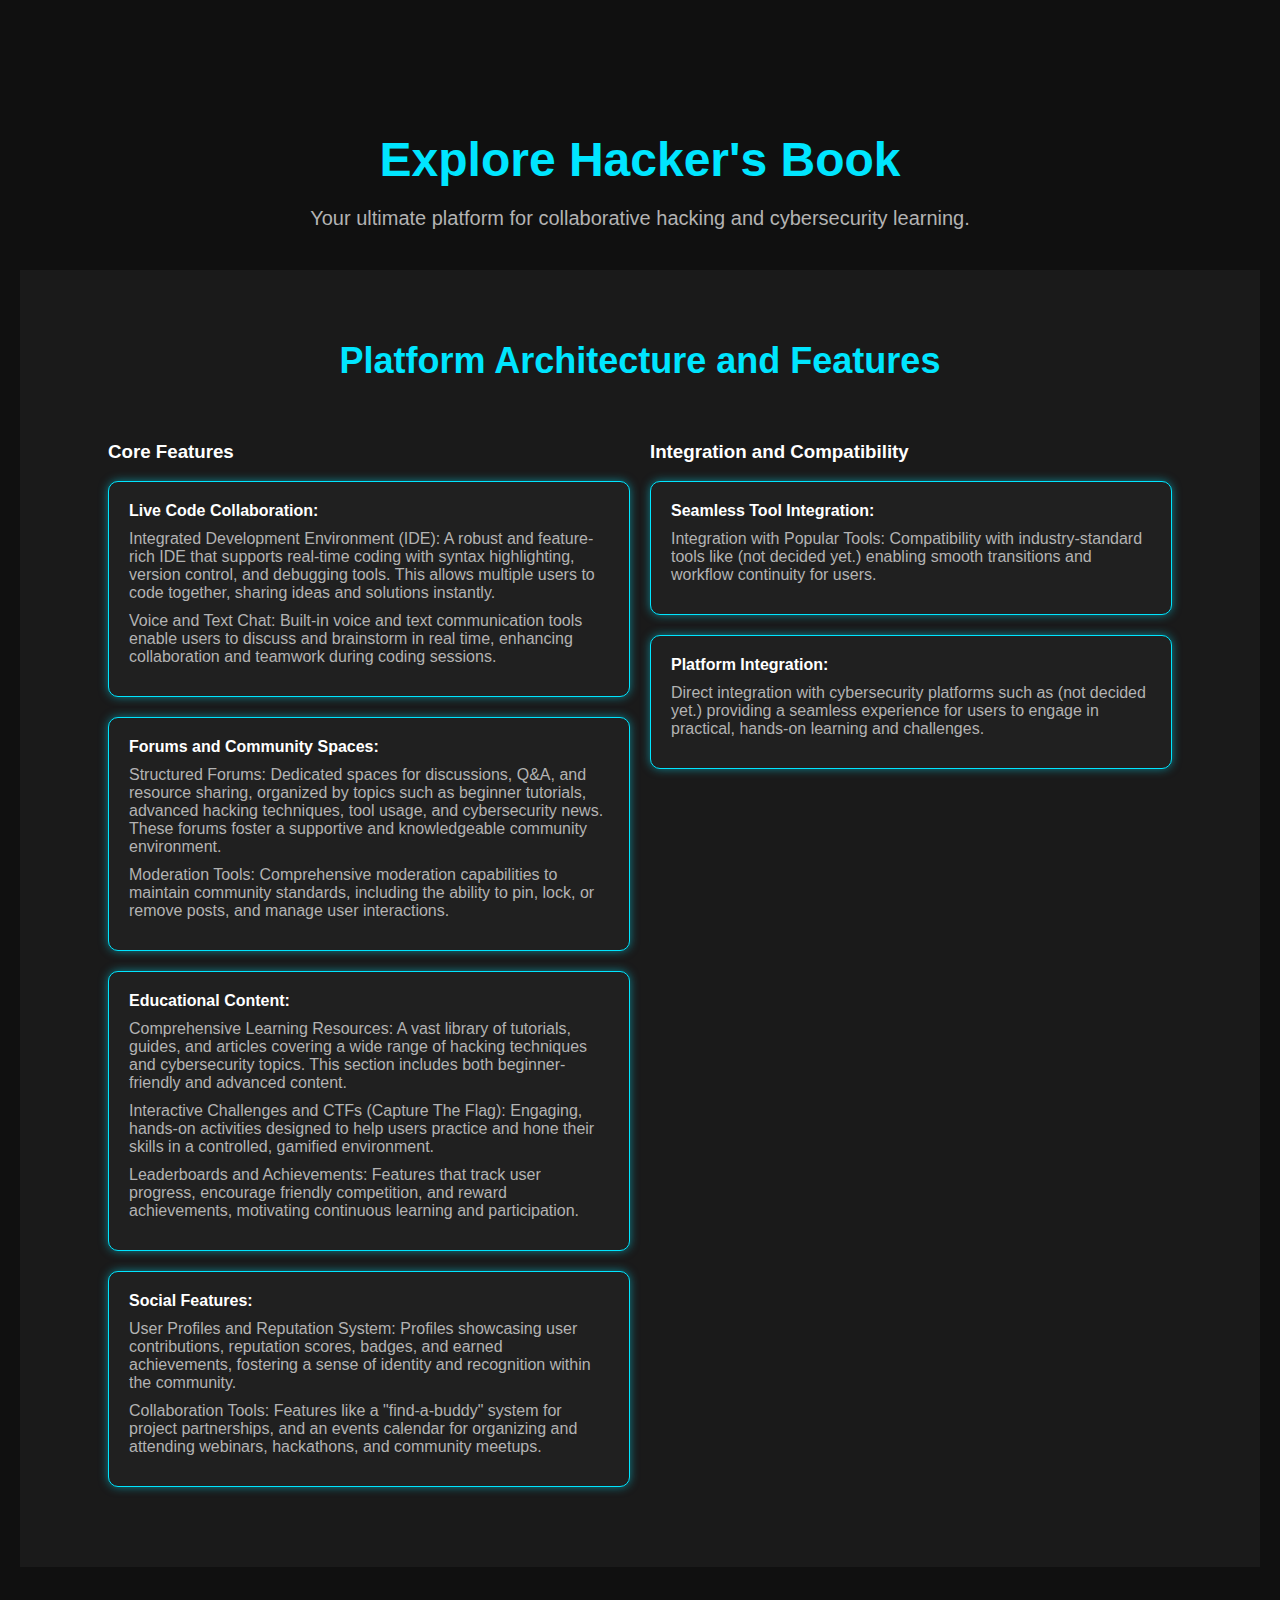
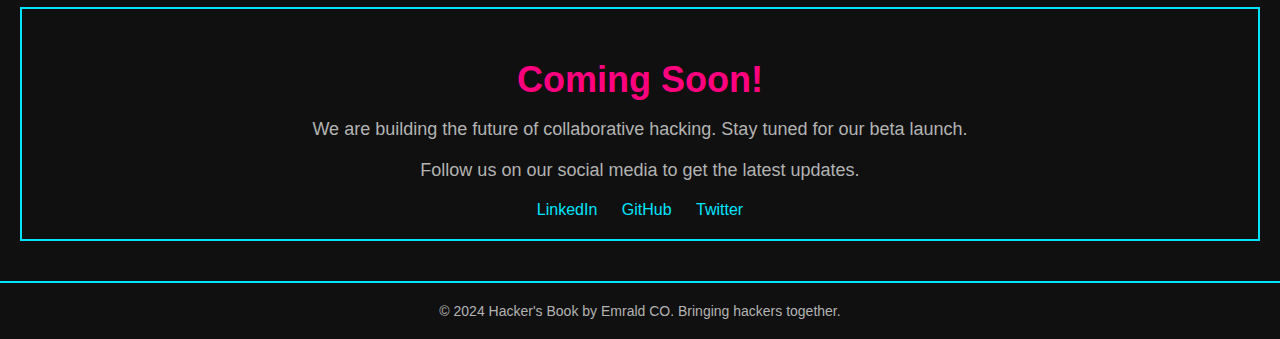
<file: explore.html>
<!DOCTYPE html>
<html lang="en">
<head>
    <meta charset="UTF-8">
    <meta name="viewport" content="width=device-width, initial-scale=1.0">
    <title>Explore Hacker's Book</title>
    <link rel="stylesheet" href="styles.css">
</head>
<body>
    <main id="explore-main-content">
        <section id="explore-intro">
            <h1>Explore Hacker's Book</h1>
            <p>Your ultimate platform for collaborative hacking and cybersecurity learning.</p>
        </section>

        <section id="explore-features">
            <h2>Platform Architecture and Features</h2>
            <div id="explore-feature-list">
                <div class="explore-feature-item">
                    <h3>Core Features</h3>
                    <div class="feature-card">
                        <strong>Live Code Collaboration:</strong>
                        <p>Integrated Development Environment (IDE): A robust and feature-rich IDE that supports real-time coding with syntax highlighting, version control, and debugging tools. This allows multiple users to code together, sharing ideas and solutions instantly.</p>
                        <p>Voice and Text Chat: Built-in voice and text communication tools enable users to discuss and brainstorm in real time, enhancing collaboration and teamwork during coding sessions.</p>
                    </div>
                    <div class="feature-card">
                        <strong>Forums and Community Spaces:</strong>
                        <p>Structured Forums: Dedicated spaces for discussions, Q&A, and resource sharing, organized by topics such as beginner tutorials, advanced hacking techniques, tool usage, and cybersecurity news. These forums foster a supportive and knowledgeable community environment.</p>
                        <p>Moderation Tools: Comprehensive moderation capabilities to maintain community standards, including the ability to pin, lock, or remove posts, and manage user interactions.</p>
                    </div>
                    <div class="feature-card">
                        <strong>Educational Content:</strong>
                        <p>Comprehensive Learning Resources: A vast library of tutorials, guides, and articles covering a wide range of hacking techniques and cybersecurity topics. This section includes both beginner-friendly and advanced content.</p>
                        <p>Interactive Challenges and CTFs (Capture The Flag): Engaging, hands-on activities designed to help users practice and hone their skills in a controlled, gamified environment.</p>
                        <p>Leaderboards and Achievements: Features that track user progress, encourage friendly competition, and reward achievements, motivating continuous learning and participation.</p>
                    </div>
                    <div class="feature-card">
                        <strong>Social Features:</strong>
                        <p>User Profiles and Reputation System: Profiles showcasing user contributions, reputation scores, badges, and earned achievements, fostering a sense of identity and recognition within the community.</p>
                        <p>Collaboration Tools: Features like a "find-a-buddy" system for project partnerships, and an events calendar for organizing and attending webinars, hackathons, and community meetups.</p>
                    </div>
                </div>
                <div class="explore-feature-item">
                    <h3>Integration and Compatibility</h3>
                    <div class="feature-card">
                        <strong>Seamless Tool Integration:</strong>
                        <p>Integration with Popular Tools: Compatibility with industry-standard tools like (not decided yet.) enabling smooth transitions and workflow continuity for users.</p>
                    </div>
                    <div class="feature-card">
                        <strong>Platform Integration:</strong>
                        <p>Direct integration with cybersecurity platforms such as (not decided yet.) providing a seamless experience for users to engage in practical, hands-on learning and challenges.</p>
                    </div>
                </div>
            </div>
        </section>

        <section id="explore-coming-soon">
            <h2>Coming Soon!</h2>
            <p>We are building the future of collaborative hacking. Stay tuned for our beta launch.</p>
            <p>Follow us on our social media to get the latest updates.</p>
            <div id="explore-social-links">
                <a href="https://www.linkedin.com/in/skylamirandareyes-a99b781b4/" target="_blank">LinkedIn</a>
                <a href="https://github.com/skyla643" target="_blank">GitHub</a>
                <a href="https://x.com/emraldoffical?s=11" target="_blank">Twitter</a>
            </div>
        </section>
    </main>

    <footer id="explore-footer">
        <p>&copy; 2024 Hacker's Book by Emrald CO. Bringing hackers together.</p>
    </footer>
</body>
</html>
</file>
<file: styles.css>
/* General styles */
body {
    font-family: 'Orbitron', sans-serif;
    background-color: #101010;
    color: #ffffff;
    margin: 0;
    padding: 0;
    overflow-x: hidden;
}

a {
    color: #00e5ff;
    text-decoration: none;
    transition: color 0.3s;
}

/* Header styles */
.header, #explore-header {
    display: flex;
    justify-content: space-between;
    align-items: center;
    padding: 10px 20px;
    background: rgba(20, 20, 20, 0.9);
    border-bottom: 2px solid #00e5ff;
    position: fixed;
    top: 0; /* Position fixed at the top */
    width: 100%;
    box-sizing: border-box;
    z-index: 1000; /* Ensure it stays above other elements */
}

.logo, #explore-logo {
    font-size: 24px;
    font-weight: 700;
    color: #00e5ff;
    text-transform: uppercase;
}

nav, #explore-nav {
    display: flex;
    align-items: center;
    gap: 10px;
}

nav a, #explore-nav a {
    margin: 0 5px;
    font-size: 18px;
    text-transform: uppercase;
}

nav a:hover, #explore-nav a:hover {
    color: #ff007f;
}

/* Main content offset for fixed header */
.main-content, #explore-main-content {
    padding: 20px;
    margin-top: 80px; /* Adjust to the height of the header */
}

/* Hero section */
.hero {
    background: url('cyberpunk-city.jpg') no-repeat center center / cover;
    height: 100vh;
    display: flex;
    justify-content: center;
    align-items: center;
    position: relative;
    overflow: hidden;
}

.hero-overlay {
    background: rgba(0, 0, 0, 0.6);
    padding: 20px;
    text-align: center;
    animation: fadeIn 2s ease-out;
}

.hero h1 {
    font-size: 56px;
    color: #00e5ff;
    margin-bottom: 20px;
    text-transform: uppercase;
    letter-spacing: 2px;
}

.hero p {
    font-size: 24px;
    color: #ffffff;
    margin-bottom: 30px;
}

.cta-button {
    padding: 15px 30px;
    background: #00e5ff;
    color: #101010;
    border-radius: 25px;
    font-size: 18px;
    text-transform: uppercase;
    transition: background 0.3s;
}

.cta-button:hover {
    background: #ff007f;
}

@keyframes fadeIn {
    from { opacity: 0; }
    to { opacity: 1; }
}

/* Services section */
.services {
    display: flex;
    justify-content: space-around;
    padding: 60px 20px;
    background-color: #1a1a1a;
    text-align: center;
    animation: slideUp 2s ease-out;
}

.service {
    max-width: 300px;
    background: rgba(0, 0, 0, 0.7);
    border: 1px solid #00e5ff;
    padding: 20px;
    border-radius: 10px;
    transition: transform 0.3s;
}

.service:hover {
    transform: translateY(-10px);
}

.service h2 {
    font-size: 26px;
    color: #ff007f;
    margin-bottom: 15px;
}

.service p {
    font-size: 18px;
    color: #b3b3b3;
}

@keyframes slideUp {
    from { transform: translateY(100px); opacity: 0; }
    to { transform: translateY(0); opacity: 1; }
}

/* Footer styles */
.footer, #explore-footer {
    background-color: #101010;
    padding: 20px;
    text-align: center;
    border-top: 2px solid #00e5ff;
    margin-top: 20px;
    position: relative;
}

.footer p, #explore-footer p {
    margin: 0;
    font-size: 14px;
    color: #b3b3b3;
}

.social-links, #explore-social-links {
    margin-top: 10px;
}

.social-links a, #explore-social-links a {
    margin: 0 10px;
    color: #00e5ff;
    font-size: 16px;
    transition: color 0.3s;
}

.social-links a:hover, #explore-social-links a:hover {
    color: #ff007f;
}

/* Explore Page Specific Styles */
/* General styles */
body {
    font-family: 'Orbitron', sans-serif;
    background-color: #101010;
    color: #ffffff;
    margin: 0;
    padding: 0;
    overflow-x: hidden;
}

a {
    color: #00e5ff;
    text-decoration: none;
    transition: color 0.3s;
}

#explore-main-content {
    padding: 20px;
    margin-top: 80px; /* Adjust to the height of the header if needed */
}

/* Intro section */
#explore-intro {
    text-align: center;
    margin-bottom: 40px;
}

#explore-intro h1 {
    font-size: 48px;
    color: #00e5ff;
    margin-bottom: 10px;
}

#explore-intro p {
    font-size: 20px;
    color: #b3b3b3;
}

/* Features section */
#explore-features {
    background-color: #1a1a1a;
    padding: 40px;
    margin-bottom: 40px;
}

#explore-features h2 {
    font-size: 36px;
    color: #00e5ff;
    margin-bottom: 20px;
    text-align: center;
}

#explore-feature-list {
    display: flex;
    flex-wrap: wrap;
    justify-content: center; /* Center the items horizontally */
    gap: 20px; /* Space between cards */
}

.explore-feature-item {
    width: 45%;
    margin: 20px 0;
}

.feature-card {
    background: #202020;
    border: 1px solid #00e5ff;
    border-radius: 10px;
    padding: 20px;
    margin-bottom: 20px;
    box-shadow: 0 0 10px rgba(0, 229, 255, 0.5);
}

.feature-card p {
    font-size: 16px;
    color: #b3b3b3;
    margin: 10px 0;
}

/* Coming Soon section */
#explore-coming-soon {
    text-align: center;
    padding: 20px;
    background-color: #101010;
    border: 2px solid #00e5ff;
    margin-top: 40px;
}

#explore-coming-soon h2 {
    font-size: 36px;
    color: #ff007f;
    margin-bottom: 10px;
}

#explore-coming-soon p {
    font-size: 18px;
    color: #b3b3b3;
    margin-bottom: 20px;
}

#explore-social-links {
    margin-top: 20px;
}

#explore-social-links a {
    margin: 0 10px;
    color: #00e5ff;
    font-size: 16px;
    transition: color 0.3s;
}

#explore-social-links a:hover {
    color: #ff007f;
}

/* Footer styles */
#explore-footer {
    background-color: #101010;
    padding: 20px;
    text-align: center;
    border-top: 2px solid #00e5ff;
    margin-top: 20px;
}

#explore-footer p {
    margin: 0;
    font-size: 14px;
    color: #b3b3b3;
}

/* Responsive adjustments */
@media (max-width: 768px) {
    .header, #explore-header {
        flex-direction: column;
        align-items: flex-start;
        padding: 10px;
    }

    nav, #explore-nav {
        flex-direction: column;
        align-items: flex-start;
        width: 100%;
    }

    nav a, #explore-nav a {
        font-size: 16px;
        padding: 10px 0;
    }

    .hero h1 {
        font-size: 32px;
    }

    .hero p {
        font-size: 18px;
    }

    .cta-button {
        font-size: 16px;
        padding: 10px 20px;
    }

    .services {
        flex-direction: column;
        padding: 20px;
    }

    .service {
        max-width: 100%;
        margin-bottom: 20px;
    }

    #explore-feature-list {
        flex-direction: column;
        align-items: center;
    }

    .explore-feature-item {
        width: 100%;
    }

    .feature-card {
        width: 100%;
    }

    .footer, #explore-footer {
        text-align: center;
    }

    .social-links a, #explore-social-links a {
        margin: 5px;
    }
}
</file>
